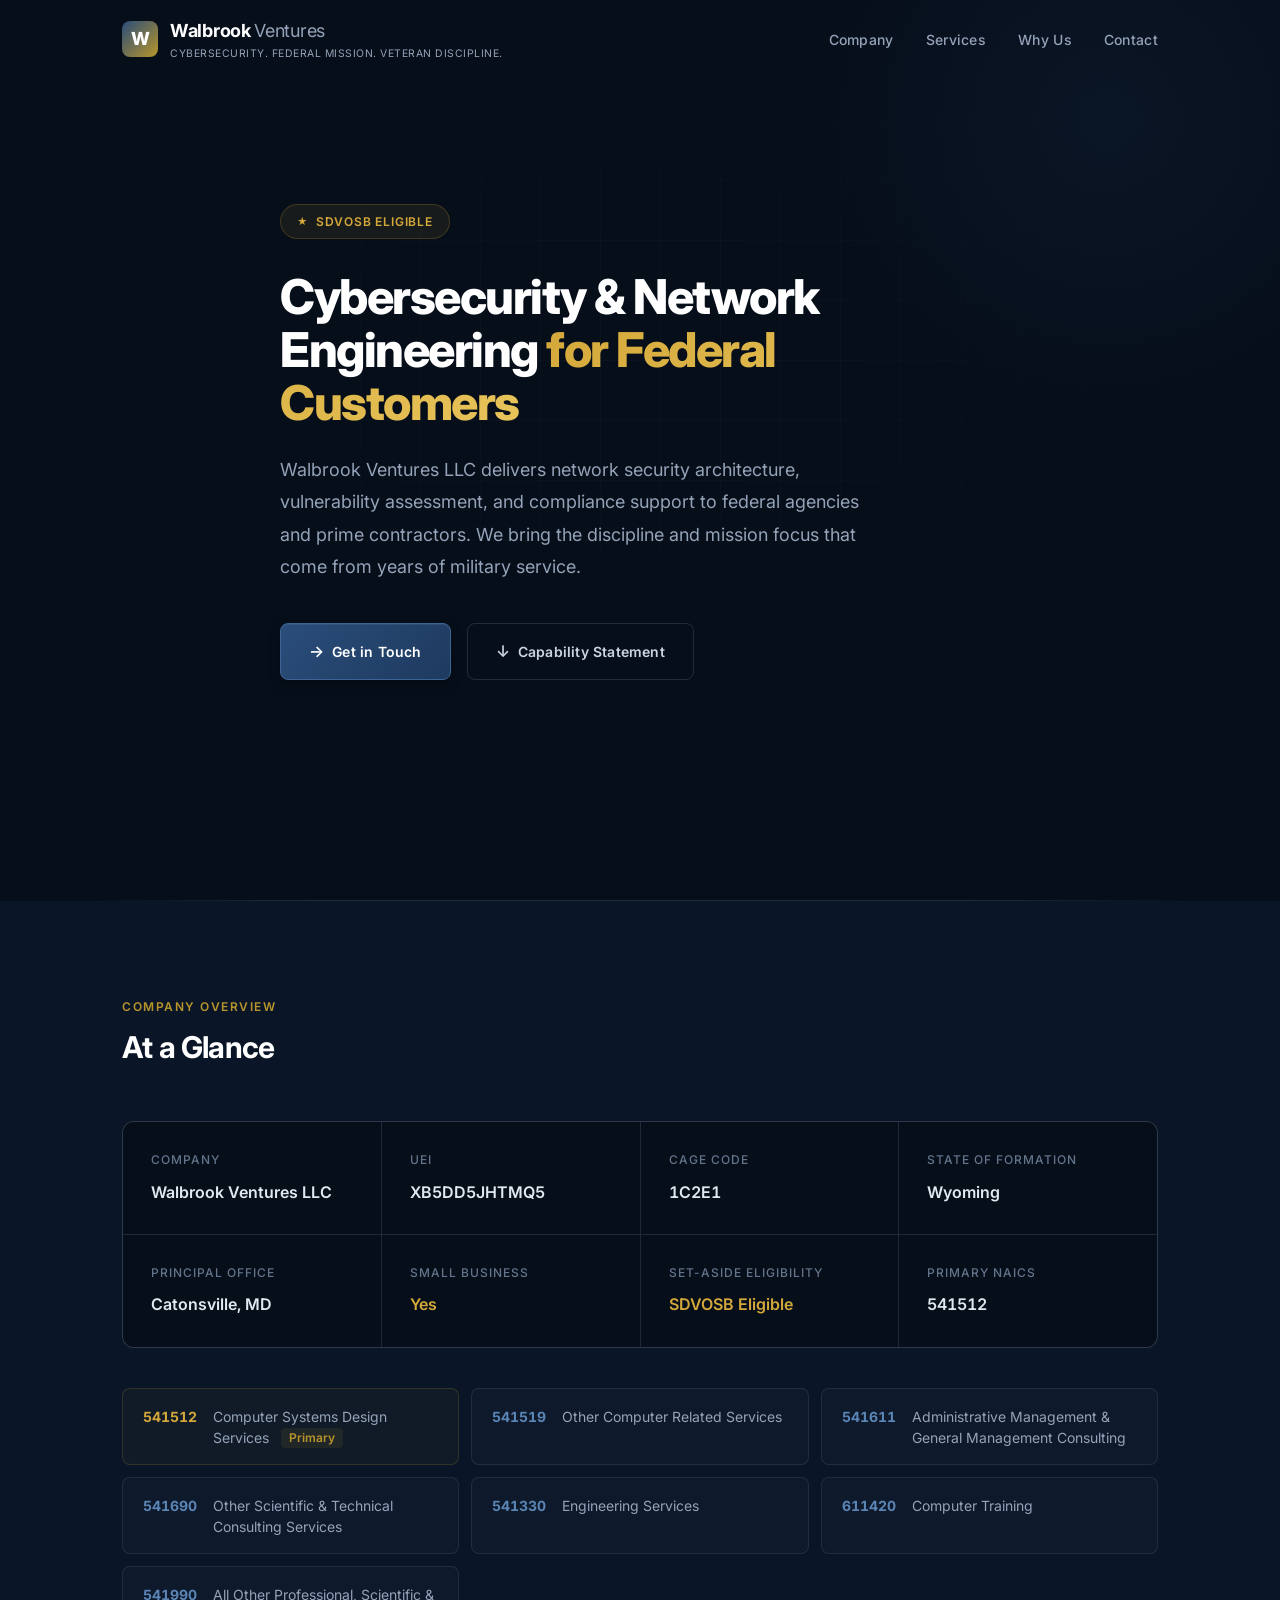
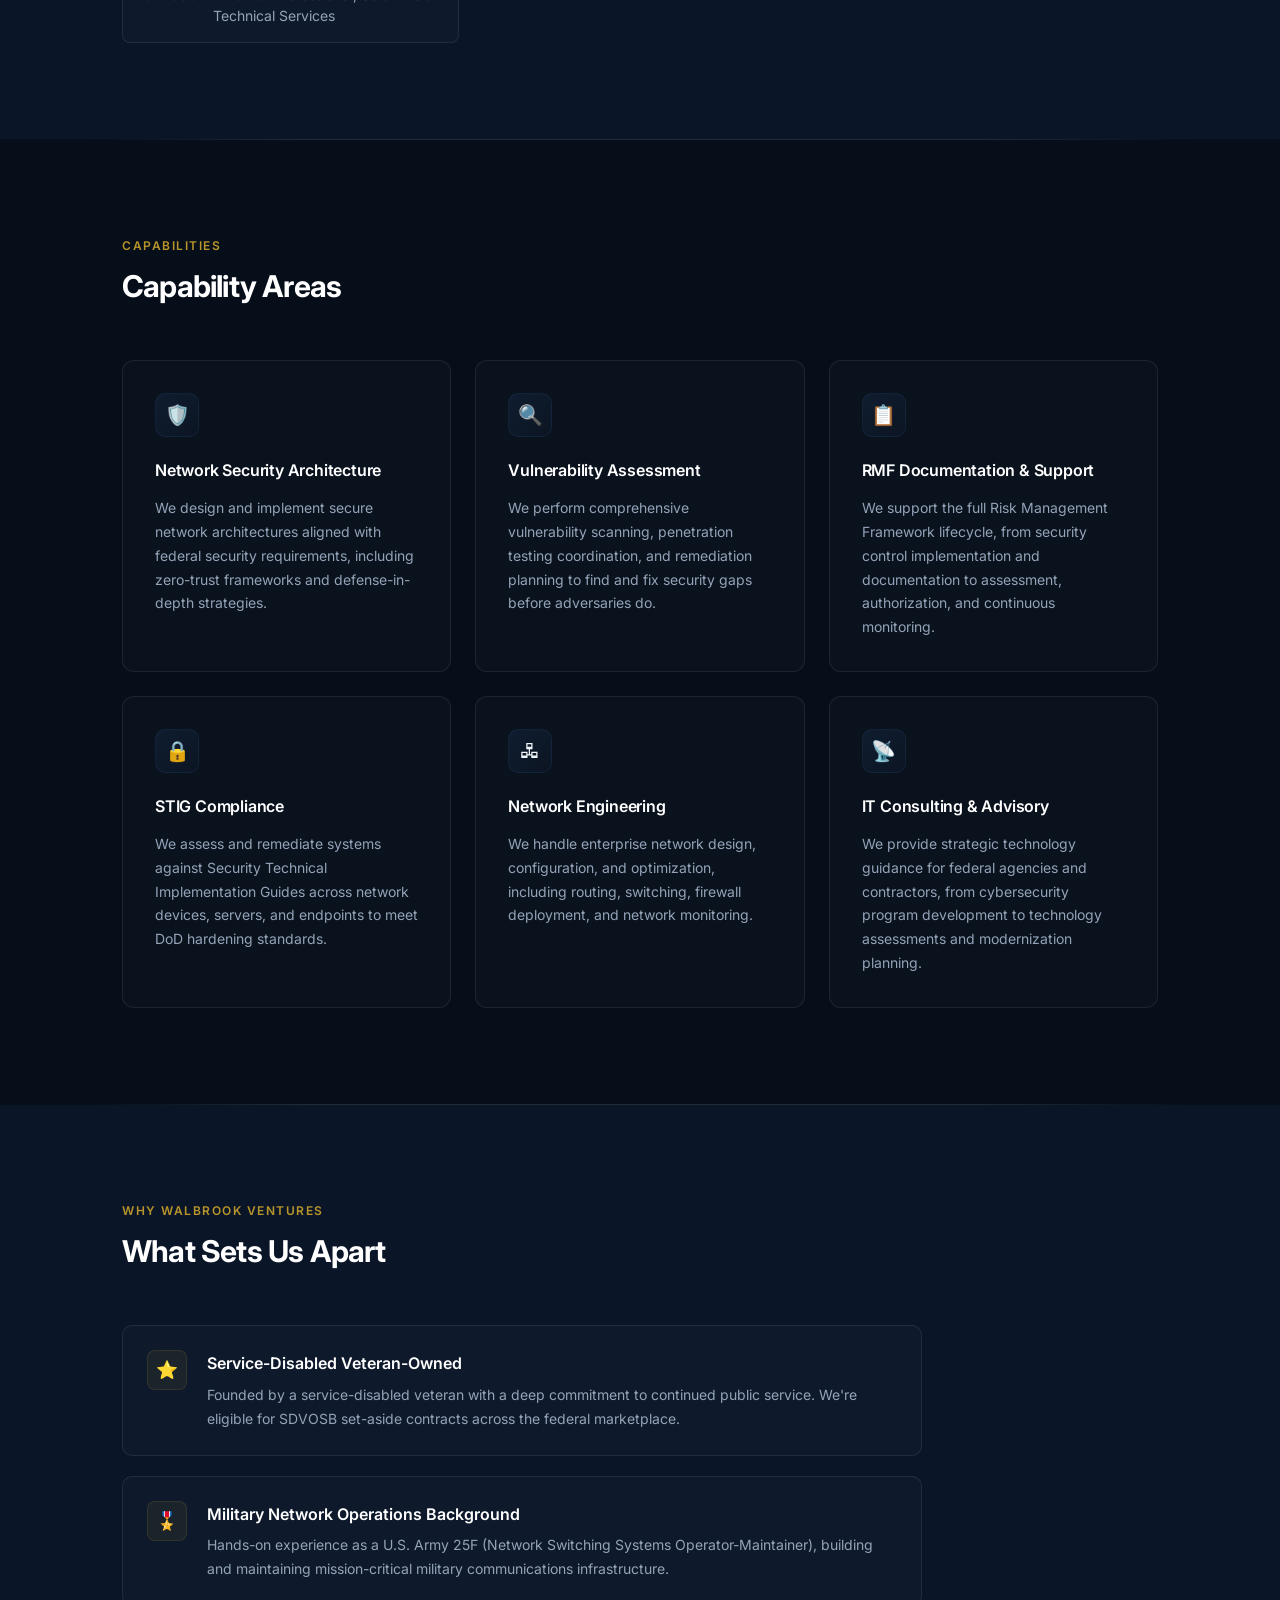
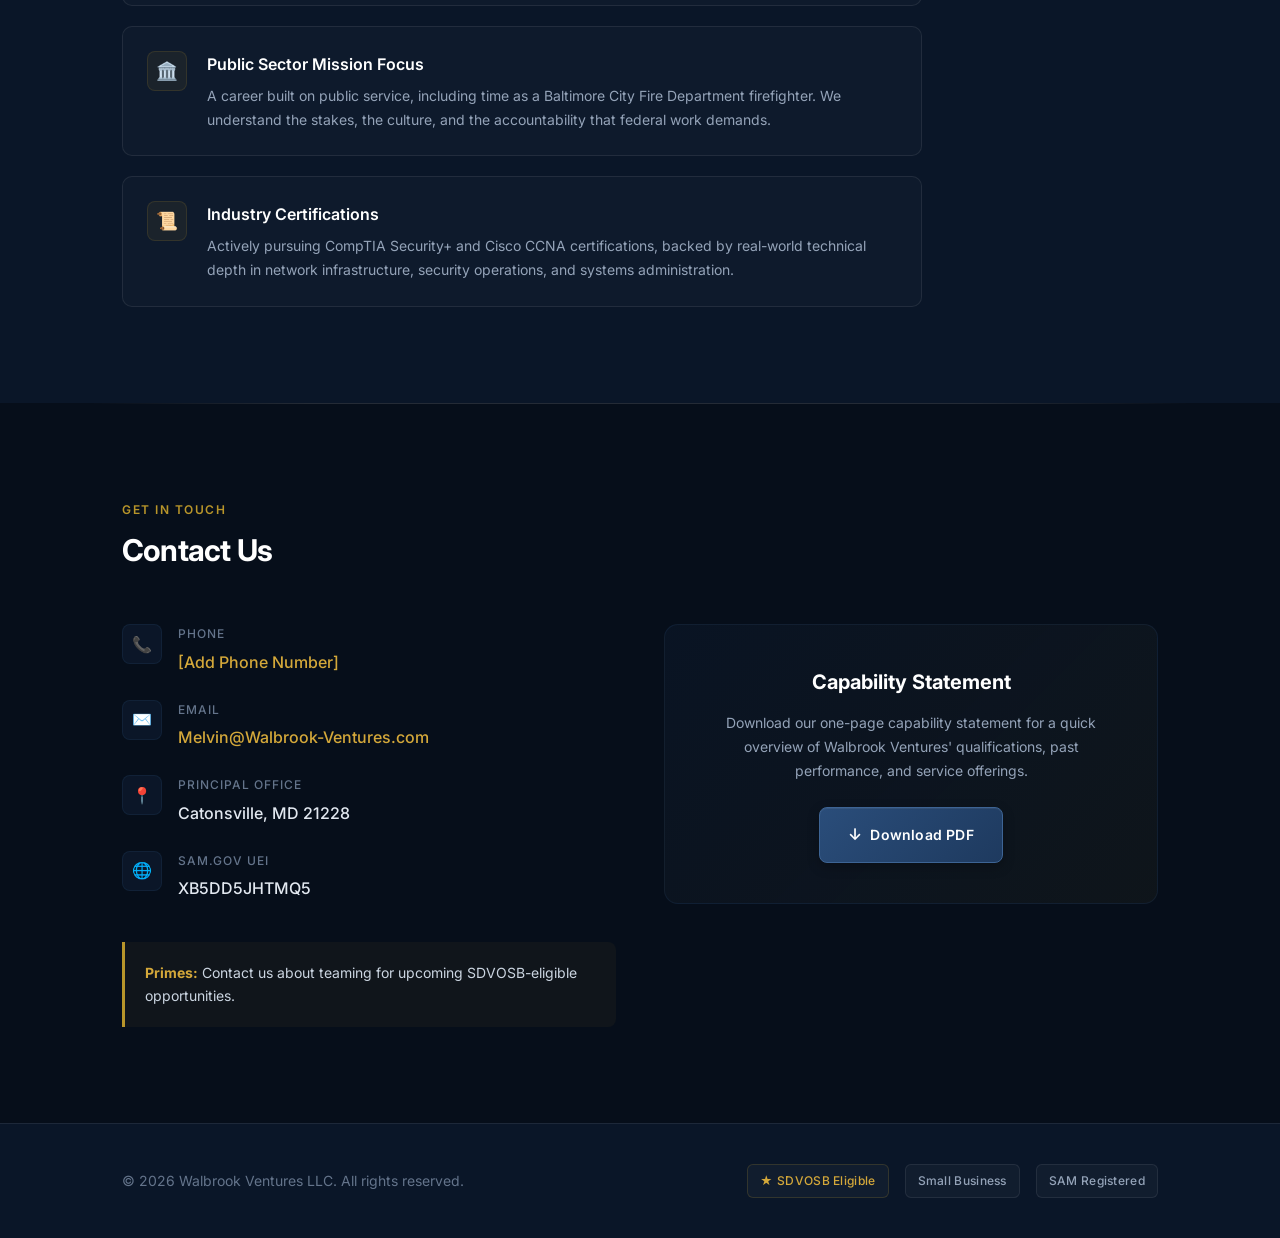
<file: index.html>
<!DOCTYPE html>
<html lang="en">
<head>
  <meta charset="UTF-8">
  <meta name="viewport" content="width=device-width, initial-scale=1.0">
  <meta name="description" content="Walbrook Ventures LLC is a Service-Disabled Veteran-Owned Small Business providing cybersecurity, network engineering, and IT consulting services for federal customers.">
  <meta name="keywords" content="SDVOSB, cybersecurity, federal contractor, network engineering, RMF, STIG, vulnerability assessment, IT consulting">
  <meta name="author" content="Walbrook Ventures LLC">
  <meta name="msvalidate.01" content="D3CD7D2C1AD8EEA34853CF8E39B3A06E" />
  <meta property="og:title" content="Walbrook Ventures LLC | Cybersecurity &amp; Network Engineering">
  <meta property="og:description" content="SDVOSB-eligible small business providing cybersecurity, network engineering, and IT consulting services for federal customers.">
  <meta property="og:type" content="website">
  <meta property="og:url" content="https://www.walbrook-ventures.com/">
  <meta property="og:image" content="https://www.walbrook-ventures.com/apple-touch-icon.png">
  <title>Walbrook Ventures LLC | Cybersecurity &amp; Network Engineering for Federal Customers</title>
  <link rel="stylesheet" href="style.css">
  <link rel="canonical" href="https://www.walbrook-ventures.com/">
  <!-- Favicon -->
  <link rel="icon" href="/favicon.ico" sizes="any">
  <link rel="apple-touch-icon" href="/apple-touch-icon.png">
</head>
<body>

  <!-- ============================================
       HEADER
       ============================================ -->
  <header class="site-header" id="site-header">
    <div class="header-inner">
      <a href="#" class="logo" aria-label="Walbrook Ventures LLC — Home">
        <div class="logo-mark">W</div>
        <div class="logo-group">
          <div class="logo-text">Walbrook <span>Ventures</span></div>
          <div class="logo-tagline">Cybersecurity. Federal Mission. Veteran Discipline.</div>
        </div>
      </a>

      <button class="mobile-menu-toggle" id="mobile-menu-toggle" aria-label="Toggle navigation">
        <span></span>
        <span></span>
        <span></span>
      </button>

      <nav>
        <ul id="nav-menu">
          <li><a href="#company">Company</a></li>
          <li><a href="#services">Services</a></li>
          <li><a href="#differentiators">Why Us</a></li>
          <li><a href="#contact">Contact</a></li>
        </ul>
      </nav>
    </div>
  </header>

  <!-- ============================================
       HERO
       ============================================ -->
  <section class="hero" id="hero">
    <div class="container">
      <div class="hero-content">
        <div class="hero-badge">SDVOSB Eligible</div>
        <h1>Cybersecurity &amp; Network Engineering <span class="accent">for Federal Customers</span></h1>
        <p class="hero-description">
          Walbrook Ventures LLC delivers network security architecture, vulnerability assessment, 
          and compliance support to federal agencies and prime contractors. We bring the discipline 
          and mission focus that come from years of military service.
        </p>
        <div class="hero-actions">
          <a href="#contact" class="btn btn-primary">
            <span class="btn-icon">→</span> Get in Touch
          </a>
          <a href="#capability-statement" class="btn btn-secondary">
            <span class="btn-icon">↓</span> Capability Statement
          </a>
        </div>
      </div>
    </div>
  </section>

  <div class="section-divider"></div>

  <!-- ============================================
       COMPANY INFO — AT-A-GLANCE
       ============================================ -->
  <section class="company-info" id="company">
    <div class="container">
      <div class="section-header animate-in">
        <div class="section-label">Company Overview</div>
        <h2 class="section-title">At a Glance</h2>
      </div>

      <div class="info-grid animate-in">
        <div class="info-item">
          <div class="info-label">Company</div>
          <div class="info-value">Walbrook Ventures LLC</div>
        </div>
        <div class="info-item">
          <div class="info-label">UEI</div>
          <div class="info-value">XB5DD5JHTMQ5</div>
        </div>
        <div class="info-item">
          <div class="info-label">CAGE Code</div>
          <div class="info-value">1C2E1</div>
        </div>
        <div class="info-item">
          <div class="info-label">State of Formation</div>
          <div class="info-value">Wyoming</div>
        </div>
        <div class="info-item">
          <div class="info-label">Principal Office</div>
          <div class="info-value">Catonsville, MD</div>
        </div>
        <div class="info-item">
          <div class="info-label">Small Business</div>
          <div class="info-value highlight">Yes</div>
        </div>
        <div class="info-item">
          <div class="info-label">Set-Aside Eligibility</div>
          <div class="info-value highlight">SDVOSB Eligible</div>
        </div>
        <div class="info-item">
          <div class="info-label">Primary NAICS</div>
          <div class="info-value">541512</div>
        </div>
      </div>

      <!-- NAICS Codes -->
      <div class="naics-grid animate-in">
        <div class="naics-item primary">
          <span class="naics-code">541512</span>
          <span class="naics-desc">Computer Systems Design Services <span class="naics-primary-badge">Primary</span></span>
        </div>
        <div class="naics-item">
          <span class="naics-code">541519</span>
          <span class="naics-desc">Other Computer Related Services</span>
        </div>
        <div class="naics-item">
          <span class="naics-code">541611</span>
          <span class="naics-desc">Administrative Management &amp; General Management Consulting</span>
        </div>
        <div class="naics-item">
          <span class="naics-code">541690</span>
          <span class="naics-desc">Other Scientific &amp; Technical Consulting Services</span>
        </div>
        <div class="naics-item">
          <span class="naics-code">541330</span>
          <span class="naics-desc">Engineering Services</span>
        </div>
        <div class="naics-item">
          <span class="naics-code">611420</span>
          <span class="naics-desc">Computer Training</span>
        </div>
        <div class="naics-item">
          <span class="naics-code">541990</span>
          <span class="naics-desc">All Other Professional, Scientific &amp; Technical Services</span>
        </div>
      </div>
    </div>
  </section>

  <div class="section-divider"></div>

  <!-- ============================================
       SERVICES / CAPABILITIES
       ============================================ -->
  <section class="services" id="services">
    <div class="container">
      <div class="section-header animate-in">
        <div class="section-label">Capabilities</div>
        <h2 class="section-title">Capability Areas</h2>
      </div>

      <div class="services-grid animate-in">
        <div class="service-card">
          <div class="service-icon">🛡️</div>
          <h3>Network Security Architecture</h3>
          <p>We design and implement secure network architectures aligned with federal security requirements, including zero-trust frameworks and defense-in-depth strategies.</p>
        </div>

        <div class="service-card">
          <div class="service-icon">🔍</div>
          <h3>Vulnerability Assessment</h3>
          <p>We perform comprehensive vulnerability scanning, penetration testing coordination, and remediation planning to find and fix security gaps before adversaries do.</p>
        </div>

        <div class="service-card">
          <div class="service-icon">📋</div>
          <h3>RMF Documentation &amp; Support</h3>
          <p>We support the full Risk Management Framework lifecycle, from security control implementation and documentation to assessment, authorization, and continuous monitoring.</p>
        </div>

        <div class="service-card">
          <div class="service-icon">🔒</div>
          <h3>STIG Compliance</h3>
          <p>We assess and remediate systems against Security Technical Implementation Guides across network devices, servers, and endpoints to meet DoD hardening standards.</p>
        </div>

        <div class="service-card">
          <div class="service-icon">🖧</div>
          <h3>Network Engineering</h3>
          <p>We handle enterprise network design, configuration, and optimization, including routing, switching, firewall deployment, and network monitoring.</p>
        </div>

        <div class="service-card">
          <div class="service-icon">📡</div>
          <h3>IT Consulting &amp; Advisory</h3>
          <p>We provide strategic technology guidance for federal agencies and contractors, from cybersecurity program development to technology assessments and modernization planning.</p>
        </div>
      </div>
    </div>
  </section>

  <div class="section-divider"></div>

  <!-- ============================================
       DIFFERENTIATORS
       ============================================ -->
  <section class="differentiators" id="differentiators">
    <div class="container">
      <div class="section-header animate-in">
        <div class="section-label">Why Walbrook Ventures</div>
        <h2 class="section-title">What Sets Us Apart</h2>
      </div>

      <div class="diff-list animate-in">
        <div class="diff-item">
          <div class="diff-icon">⭐</div>
          <div class="diff-content">
            <h3>Service-Disabled Veteran-Owned</h3>
            <p>Founded by a service-disabled veteran with a deep commitment to continued public service. We're eligible for SDVOSB set-aside contracts across the federal marketplace.</p>
          </div>
        </div>

        <div class="diff-item">
          <div class="diff-icon">🎖️</div>
          <div class="diff-content">
            <h3>Military Network Operations Background</h3>
            <p>Hands-on experience as a U.S. Army 25F (Network Switching Systems Operator-Maintainer), building and maintaining mission-critical military communications infrastructure.</p>
          </div>
        </div>

        <div class="diff-item">
          <div class="diff-icon">🏛️</div>
          <div class="diff-content">
            <h3>Public Sector Mission Focus</h3>
            <p>A career built on public service, including time as a Baltimore City Fire Department firefighter. We understand the stakes, the culture, and the accountability that federal work demands.</p>
          </div>
        </div>

        <div class="diff-item">
          <div class="diff-icon">📜</div>
          <div class="diff-content">
            <h3>Industry Certifications</h3>
            <p>Actively pursuing CompTIA Security+ and Cisco CCNA certifications, backed by real-world technical depth in network infrastructure, security operations, and systems administration.</p>
          </div>
        </div>
      </div>
    </div>
  </section>

  <div class="section-divider"></div>

  <!-- ============================================
       CONTACT
       ============================================ -->
  <section class="contact" id="contact">
    <div class="container">
      <div class="section-header animate-in">
        <div class="section-label">Get in Touch</div>
        <h2 class="section-title">Contact Us</h2>
      </div>

      <div class="contact-grid animate-in">
        <div class="contact-info">
          <div class="contact-item">
            <div class="contact-item-icon">📞</div>
            <div>
              <div class="contact-item-label">Phone</div>
              <div class="contact-item-value">
                <a href="tel:+10000000000">[Add Phone Number]</a>
              </div>
            </div>
          </div>

          <div class="contact-item">
            <div class="contact-item-icon">✉️</div>
            <div>
              <div class="contact-item-label">Email</div>
              <div class="contact-item-value">
                <a href="mailto:Melvin@Walbrook-Ventures.com">Melvin@Walbrook-Ventures.com</a>
              </div>
            </div>
          </div>

          <div class="contact-item">
            <div class="contact-item-icon">📍</div>
            <div>
              <div class="contact-item-label">Principal Office</div>
              <div class="contact-item-value">Catonsville, MD 21228</div>
            </div>
          </div>

          <div class="contact-item">
            <div class="contact-item-icon">🌐</div>
            <div>
              <div class="contact-item-label">SAM.gov UEI</div>
              <div class="contact-item-value">XB5DD5JHTMQ5</div>
            </div>
          </div>

          <div class="teaming-notice">
            <strong>Primes:</strong> Contact us about teaming for upcoming SDVOSB-eligible opportunities.
          </div>
        </div>

        <!-- Capability Statement CTA -->
        <div class="capstmt-cta" id="capability-statement">
          <h3>Capability Statement</h3>
          <p>Download our one-page capability statement for a quick overview of Walbrook Ventures' qualifications, past performance, and service offerings.</p>
          <a href="#" class="btn btn-primary" onclick="alert('Capability statement coming soon. Contact us directly for more information.'); return false;">
            <span class="btn-icon">↓</span> Download PDF
          </a>
        </div>
      </div>
    </div>
  </section>

  <!-- ============================================
       FOOTER
       ============================================ -->
  <footer class="site-footer">
    <div class="container">
      <div class="footer-inner">
        <div class="footer-copy">
          &copy; 2026 Walbrook Ventures LLC. All rights reserved.
        </div>
        <div class="footer-badges">
          <span class="footer-badge veteran">★ SDVOSB Eligible</span>
          <span class="footer-badge">Small Business</span>
          <span class="footer-badge">SAM Registered</span>
        </div>
      </div>
    </div>
  </footer>

  <!-- ============================================
       SCRIPTS
       ============================================ -->
  <script>
    // --- Header scroll effect ---
    const header = document.getElementById('site-header');
    window.addEventListener('scroll', () => {
      header.classList.toggle('scrolled', window.scrollY > 40);
    });

    // --- Mobile menu toggle ---
    const menuToggle = document.getElementById('mobile-menu-toggle');
    const navMenu = document.getElementById('nav-menu');
    menuToggle.addEventListener('click', () => {
      navMenu.classList.toggle('open');
    });

    // Close mobile menu when a link is clicked
    navMenu.querySelectorAll('a').forEach(link => {
      link.addEventListener('click', () => {
        navMenu.classList.remove('open');
      });
    });

    // --- Scroll-triggered animations ---
    const animateElements = document.querySelectorAll('.animate-in');

    const observer = new IntersectionObserver((entries) => {
      entries.forEach(entry => {
        if (entry.isIntersecting) {
          entry.target.classList.add('visible');
          observer.unobserve(entry.target);
        }
      });
    }, {
      threshold: 0.15,
      rootMargin: '0px 0px -40px 0px'
    });

    animateElements.forEach(el => observer.observe(el));

    // --- Smooth scroll for anchor links ---
    document.querySelectorAll('a[href^="#"]').forEach(anchor => {
      anchor.addEventListener('click', function (e) {
        const targetId = this.getAttribute('href');
        if (targetId === '#') return;
        const target = document.querySelector(targetId);
        if (target) {
          e.preventDefault();
          const headerHeight = header.offsetHeight;
          const targetPosition = target.getBoundingClientRect().top + window.scrollY - headerHeight - 20;
          window.scrollTo({ top: targetPosition, behavior: 'smooth' });
        }
      });
    });
  </script>

</body>
</html>
</file>
<file: style.css>
/* ============================================
   WALBROOK VENTURES LLC — Design System
   ============================================ */

/* --- Google Fonts --- */
@import url('https://fonts.googleapis.com/css2?family=Inter:wght@300;400;500;600;700;800&display=swap');

/* --- CSS Custom Properties --- */
:root {
  /* Core palette */
  --navy-950: #060e1a;
  --navy-900: #0a1628;
  --navy-800: #0f2240;
  --navy-700: #162f54;
  --navy-600: #1e3a5f;
  --navy-500: #2a4d7a;
  --navy-400: #3d6494;
  --navy-300: #5a85b5;

  /* Slate neutrals */
  --slate-900: #0f172a;
  --slate-800: #1e293b;
  --slate-700: #334155;
  --slate-600: #475569;
  --slate-500: #64748b;
  --slate-400: #94a3b8;
  --slate-300: #cbd5e1;
  --slate-200: #e2e8f0;
  --slate-100: #f1f5f9;
  --slate-50: #f8fafc;

  /* Accent — muted gold (veteran touch, tasteful) */
  --gold-500: #b8952a;
  --gold-400: #d4a83a;
  --gold-300: #e8c45a;

  /* Functional */
  --white: #ffffff;
  --text-primary: var(--slate-100);
  --text-secondary: var(--slate-400);
  --text-muted: var(--slate-500);
  --border-color: rgba(255, 255, 255, 0.08);
  --border-color-light: rgba(255, 255, 255, 0.12);

  /* Typography */
  --font-family: 'Inter', -apple-system, BlinkMacSystemFont, 'Segoe UI', sans-serif;
  --font-size-xs: 0.75rem;
  --font-size-sm: 0.875rem;
  --font-size-base: 1rem;
  --font-size-lg: 1.125rem;
  --font-size-xl: 1.25rem;
  --font-size-2xl: 1.5rem;
  --font-size-3xl: 1.875rem;
  --font-size-4xl: 2.25rem;
  --font-size-5xl: 3rem;

  /* Spacing */
  --section-padding: 6rem 0;
  --container-max: 1100px;
  --container-padding: 0 2rem;

  /* Transitions */
  --transition-fast: 150ms ease;
  --transition-base: 250ms ease;
  --transition-slow: 400ms ease;

  /* Shadows */
  --shadow-sm: 0 1px 2px rgba(0, 0, 0, 0.3);
  --shadow-md: 0 4px 12px rgba(0, 0, 0, 0.25);
  --shadow-lg: 0 8px 30px rgba(0, 0, 0, 0.3);
  --shadow-glow: 0 0 40px rgba(42, 77, 122, 0.15);
}

/* --- Reset & Base --- */
*,
*::before,
*::after {
  margin: 0;
  padding: 0;
  box-sizing: border-box;
}

html {
  scroll-behavior: smooth;
  -webkit-font-smoothing: antialiased;
  -moz-osx-font-smoothing: grayscale;
}

body {
  font-family: var(--font-family);
  font-size: var(--font-size-base);
  line-height: 1.7;
  color: var(--text-primary);
  background-color: var(--navy-950);
  overflow-x: hidden;
}

a {
  color: var(--gold-400);
  text-decoration: none;
  transition: color var(--transition-fast);
}

a:hover {
  color: var(--gold-300);
}

img {
  max-width: 100%;
  display: block;
}

/* --- Layout --- */
.container {
  max-width: var(--container-max);
  margin: 0 auto;
  padding: var(--container-padding);
}

section {
  padding: var(--section-padding);
  position: relative;
}

/* --- Section Dividers --- */
.section-divider {
  width: 100%;
  height: 1px;
  background: linear-gradient(
    90deg,
    transparent 0%,
    var(--border-color-light) 20%,
    var(--border-color-light) 80%,
    transparent 100%
  );
  margin: 0 auto;
  max-width: var(--container-max);
}

/* ============================================
   HEADER / NAVIGATION
   ============================================ */
.site-header {
  position: fixed;
  top: 0;
  left: 0;
  right: 0;
  z-index: 1000;
  padding: 1rem 0;
  transition: background var(--transition-base), box-shadow var(--transition-base);
}

.site-header.scrolled {
  background: rgba(6, 14, 26, 0.92);
  backdrop-filter: blur(16px);
  -webkit-backdrop-filter: blur(16px);
  box-shadow: 0 1px 0 var(--border-color);
}

.header-inner {
  display: flex;
  align-items: center;
  justify-content: space-between;
  max-width: var(--container-max);
  margin: 0 auto;
  padding: var(--container-padding);
}

.logo {
  display: flex;
  align-items: center;
  gap: 0.75rem;
}

.logo-mark {
  width: 36px;
  height: 36px;
  background: linear-gradient(135deg, var(--navy-500), var(--gold-500));
  border-radius: 8px;
  display: flex;
  align-items: center;
  justify-content: center;
  font-weight: 800;
  font-size: var(--font-size-lg);
  color: var(--white);
  letter-spacing: -0.5px;
}

.logo-text {
  font-size: var(--font-size-lg);
  font-weight: 700;
  color: var(--white);
  letter-spacing: -0.3px;
}

.logo-text span {
  color: var(--slate-400);
  font-weight: 400;
}

.logo-group {
  display: flex;
  flex-direction: column;
}

.logo-tagline {
  font-size: 0.65rem;
  color: var(--slate-400);
  letter-spacing: 0.5px;
  margin-top: -2px;
  text-transform: uppercase;
}

nav ul {
  list-style: none;
  display: flex;
  gap: 2rem;
  align-items: center;
}

nav a {
  color: var(--slate-400);
  font-size: var(--font-size-sm);
  font-weight: 500;
  letter-spacing: 0.3px;
  transition: color var(--transition-fast);
}

nav a:hover {
  color: var(--white);
}

/* Mobile menu toggle */
.mobile-menu-toggle {
  display: none;
  flex-direction: column;
  gap: 5px;
  background: none;
  border: none;
  cursor: pointer;
  padding: 4px;
}

.mobile-menu-toggle span {
  display: block;
  width: 24px;
  height: 2px;
  background: var(--slate-300);
  border-radius: 2px;
  transition: all var(--transition-fast);
}

/* ============================================
   HERO SECTION
   ============================================ */
.hero {
  min-height: 100vh;
  display: flex;
  align-items: center;
  padding-top: 5rem;
  position: relative;
  overflow: hidden;
}

/* Subtle background grid pattern */
.hero::before {
  content: '';
  position: absolute;
  inset: 0;
  background-image:
    linear-gradient(rgba(255, 255, 255, 0.02) 1px, transparent 1px),
    linear-gradient(90deg, rgba(255, 255, 255, 0.02) 1px, transparent 1px);
  background-size: 60px 60px;
  mask-image: radial-gradient(ellipse 70% 60% at 50% 40%, black 20%, transparent 70%);
  -webkit-mask-image: radial-gradient(ellipse 70% 60% at 50% 40%, black 20%, transparent 70%);
}

/* Ambient glow */
.hero::after {
  content: '';
  position: absolute;
  top: -20%;
  right: -10%;
  width: 600px;
  height: 600px;
  background: radial-gradient(circle, rgba(42, 77, 122, 0.12) 0%, transparent 70%);
  pointer-events: none;
}

.hero-content {
  position: relative;
  z-index: 1;
  max-width: 720px;
}

.hero-badge {
  display: inline-flex;
  align-items: center;
  gap: 0.5rem;
  padding: 0.4rem 1rem;
  background: rgba(184, 149, 42, 0.1);
  border: 1px solid rgba(184, 149, 42, 0.25);
  border-radius: 100px;
  font-size: var(--font-size-xs);
  font-weight: 600;
  color: var(--gold-400);
  letter-spacing: 0.8px;
  text-transform: uppercase;
  margin-bottom: 2rem;
}

.hero-badge::before {
  content: '★';
  font-size: 10px;
}

.hero h1 {
  font-size: var(--font-size-5xl);
  font-weight: 800;
  line-height: 1.1;
  letter-spacing: -1.5px;
  color: var(--white);
  margin-bottom: 1.5rem;
}

.hero h1 .accent {
  background: linear-gradient(135deg, var(--gold-400), var(--gold-300));
  -webkit-background-clip: text;
  -webkit-text-fill-color: transparent;
  background-clip: text;
}

.hero-description {
  font-size: var(--font-size-lg);
  color: var(--slate-400);
  line-height: 1.8;
  margin-bottom: 2.5rem;
  max-width: 580px;
}

.hero-actions {
  display: flex;
  gap: 1rem;
  flex-wrap: wrap;
}

/* --- Buttons --- */
.btn {
  display: inline-flex;
  align-items: center;
  gap: 0.5rem;
  padding: 0.85rem 1.75rem;
  font-family: var(--font-family);
  font-size: var(--font-size-sm);
  font-weight: 600;
  border-radius: 8px;
  cursor: pointer;
  transition: all var(--transition-base);
  border: none;
  letter-spacing: 0.2px;
}

.btn-primary {
  background: linear-gradient(135deg, var(--navy-500), var(--navy-600));
  color: var(--white);
  border: 1px solid var(--navy-400);
  box-shadow: var(--shadow-md), inset 0 1px 0 rgba(255, 255, 255, 0.06);
}

.btn-primary:hover {
  background: linear-gradient(135deg, var(--navy-400), var(--navy-500));
  transform: translateY(-1px);
  box-shadow: var(--shadow-lg), var(--shadow-glow);
  color: var(--white);
}

.btn-secondary {
  background: transparent;
  color: var(--slate-300);
  border: 1px solid var(--border-color-light);
}

.btn-secondary:hover {
  background: rgba(255, 255, 255, 0.04);
  border-color: var(--slate-500);
  color: var(--white);
  transform: translateY(-1px);
}

.btn-icon {
  font-size: var(--font-size-base);
}

/* ============================================
   AT-A-GLANCE / COMPANY INFO
   ============================================ */
.company-info {
  background: var(--navy-900);
}

.section-header {
  margin-bottom: 3.5rem;
}

.section-label {
  font-size: var(--font-size-xs);
  font-weight: 600;
  letter-spacing: 1.5px;
  text-transform: uppercase;
  color: var(--gold-500);
  margin-bottom: 0.75rem;
}

.section-title {
  font-size: var(--font-size-3xl);
  font-weight: 700;
  color: var(--white);
  letter-spacing: -0.8px;
  line-height: 1.2;
}

.info-grid {
  display: grid;
  grid-template-columns: repeat(auto-fit, minmax(220px, 1fr));
  gap: 1px;
  background: var(--border-color);
  border-radius: 12px;
  overflow: hidden;
  border: 1px solid var(--border-color);
}

.info-item {
  padding: 1.75rem;
  background: var(--navy-950);
  transition: background var(--transition-fast);
}

.info-item:hover {
  background: rgba(15, 34, 64, 0.6);
}

.info-label {
  font-size: var(--font-size-xs);
  font-weight: 500;
  text-transform: uppercase;
  letter-spacing: 1px;
  color: var(--slate-500);
  margin-bottom: 0.5rem;
}

.info-value {
  font-size: var(--font-size-base);
  font-weight: 600;
  color: var(--slate-200);
  font-variant-numeric: tabular-nums;
}

.info-value.highlight {
  color: var(--gold-400);
}

/* ============================================
   NAICS CODES
   ============================================ */
.naics-grid {
  display: grid;
  grid-template-columns: repeat(auto-fit, minmax(300px, 1fr));
  gap: 0.75rem;
  margin-top: 2.5rem;
}

.naics-item {
  display: flex;
  align-items: baseline;
  gap: 1rem;
  padding: 1rem 1.25rem;
  background: rgba(255, 255, 255, 0.02);
  border: 1px solid var(--border-color);
  border-radius: 8px;
  transition: all var(--transition-fast);
}

.naics-item:hover {
  background: rgba(255, 255, 255, 0.04);
  border-color: var(--border-color-light);
}

.naics-item.primary {
  border-color: rgba(184, 149, 42, 0.2);
  background: rgba(184, 149, 42, 0.04);
}

.naics-code {
  font-size: var(--font-size-sm);
  font-weight: 700;
  color: var(--navy-300);
  font-variant-numeric: tabular-nums;
  white-space: nowrap;
}

.naics-item.primary .naics-code {
  color: var(--gold-400);
}

.naics-desc {
  font-size: var(--font-size-sm);
  color: var(--slate-400);
  line-height: 1.5;
}

.naics-primary-badge {
  font-size: var(--font-size-xs);
  font-weight: 600;
  color: var(--gold-500);
  background: rgba(184, 149, 42, 0.1);
  padding: 0.15rem 0.5rem;
  border-radius: 4px;
  margin-left: 0.5rem;
  white-space: nowrap;
}

/* ============================================
   SERVICES / CAPABILITIES
   ============================================ */
.services {
  background: var(--navy-950);
}

.services-grid {
  display: grid;
  grid-template-columns: repeat(auto-fit, minmax(300px, 1fr));
  gap: 1.5rem;
}

.service-card {
  padding: 2rem;
  background: rgba(255, 255, 255, 0.02);
  border: 1px solid var(--border-color);
  border-radius: 12px;
  transition: all var(--transition-base);
  position: relative;
}

.service-card:hover {
  background: rgba(255, 255, 255, 0.04);
  border-color: var(--border-color-light);
  transform: translateY(-2px);
  box-shadow: var(--shadow-lg);
}

.service-icon {
  width: 44px;
  height: 44px;
  display: flex;
  align-items: center;
  justify-content: center;
  background: linear-gradient(135deg, rgba(42, 77, 122, 0.2), rgba(42, 77, 122, 0.05));
  border: 1px solid rgba(42, 77, 122, 0.2);
  border-radius: 10px;
  margin-bottom: 1.25rem;
  font-size: 1.25rem;
}

.service-card h3 {
  font-size: var(--font-size-base);
  font-weight: 600;
  color: var(--white);
  margin-bottom: 0.75rem;
  letter-spacing: -0.2px;
}

.service-card p {
  font-size: var(--font-size-sm);
  color: var(--slate-400);
  line-height: 1.7;
}

/* ============================================
   DIFFERENTIATORS
   ============================================ */
.differentiators {
  background: var(--navy-900);
}

.diff-list {
  display: grid;
  gap: 1.25rem;
  max-width: 800px;
}

.diff-item {
  display: flex;
  gap: 1.25rem;
  padding: 1.5rem;
  background: rgba(255, 255, 255, 0.02);
  border: 1px solid var(--border-color);
  border-radius: 10px;
  transition: all var(--transition-fast);
}

.diff-item:hover {
  background: rgba(255, 255, 255, 0.04);
  border-color: var(--border-color-light);
}

.diff-icon {
  flex-shrink: 0;
  width: 40px;
  height: 40px;
  display: flex;
  align-items: center;
  justify-content: center;
  background: rgba(184, 149, 42, 0.08);
  border: 1px solid rgba(184, 149, 42, 0.15);
  border-radius: 8px;
  font-size: 1.1rem;
}

.diff-content h3 {
  font-size: var(--font-size-base);
  font-weight: 600;
  color: var(--white);
  margin-bottom: 0.35rem;
}

.diff-content p {
  font-size: var(--font-size-sm);
  color: var(--slate-400);
  line-height: 1.7;
}

/* ============================================
   CONTACT SECTION
   ============================================ */
.contact {
  background: var(--navy-950);
}

.contact-grid {
  display: grid;
  grid-template-columns: 1fr 1fr;
  gap: 3rem;
  align-items: start;
}

.contact-info {
  display: grid;
  gap: 1.5rem;
}

.contact-item {
  display: flex;
  gap: 1rem;
  align-items: flex-start;
}

.contact-item-icon {
  flex-shrink: 0;
  width: 40px;
  height: 40px;
  display: flex;
  align-items: center;
  justify-content: center;
  background: rgba(42, 77, 122, 0.15);
  border: 1px solid rgba(42, 77, 122, 0.2);
  border-radius: 8px;
  font-size: 1rem;
}

.contact-item-label {
  font-size: var(--font-size-xs);
  font-weight: 500;
  text-transform: uppercase;
  letter-spacing: 1px;
  color: var(--slate-500);
  margin-bottom: 0.25rem;
}

.contact-item-value {
  font-size: var(--font-size-base);
  color: var(--slate-200);
  font-weight: 500;
}

.teaming-notice {
  margin-top: 1rem;
  padding: 1.25rem;
  background: rgba(184, 149, 42, 0.05);
  border-left: 3px solid var(--gold-500);
  border-radius: 0 8px 8px 0;
  font-size: var(--font-size-sm);
  color: var(--slate-300);
  line-height: 1.6;
}

.teaming-notice strong {
  color: var(--gold-400);
}

/* Capability Statement CTA */
.capstmt-cta {
  padding: 2.5rem;
  background: linear-gradient(135deg, rgba(42, 77, 122, 0.1), rgba(184, 149, 42, 0.05));
  border: 1px solid rgba(42, 77, 122, 0.2);
  border-radius: 14px;
  text-align: center;
}

.capstmt-cta h3 {
  font-size: var(--font-size-xl);
  font-weight: 700;
  color: var(--white);
  margin-bottom: 0.75rem;
}

.capstmt-cta p {
  font-size: var(--font-size-sm);
  color: var(--slate-400);
  margin-bottom: 1.5rem;
  line-height: 1.7;
}

/* ============================================
   FOOTER
   ============================================ */
.site-footer {
  padding: 2.5rem 0;
  background: var(--navy-900);
  border-top: 1px solid var(--border-color);
}

.footer-inner {
  display: flex;
  justify-content: space-between;
  align-items: center;
  flex-wrap: wrap;
  gap: 1rem;
}

.footer-copy {
  font-size: var(--font-size-sm);
  color: var(--slate-500);
}

.footer-badges {
  display: flex;
  gap: 1rem;
  align-items: center;
}

.footer-badge {
  display: inline-flex;
  align-items: center;
  gap: 0.4rem;
  padding: 0.35rem 0.75rem;
  background: rgba(255, 255, 255, 0.03);
  border: 1px solid var(--border-color);
  border-radius: 6px;
  font-size: var(--font-size-xs);
  font-weight: 500;
  color: var(--slate-400);
  letter-spacing: 0.3px;
}

.footer-badge.veteran {
  border-color: rgba(184, 149, 42, 0.2);
  color: var(--gold-400);
}

/* ============================================
   ANIMATIONS
   ============================================ */
@keyframes fadeInUp {
  from {
    opacity: 0;
    transform: translateY(20px);
  }
  to {
    opacity: 1;
    transform: translateY(0);
  }
}

.animate-in {
  opacity: 0;
  transform: translateY(20px);
  transition: opacity 0.6s ease, transform 0.6s ease;
}

.animate-in.visible {
  opacity: 1;
  transform: translateY(0);
}

/* Staggered children */
.animate-in.visible .service-card:nth-child(1),
.animate-in.visible .diff-item:nth-child(1) { transition-delay: 0ms; }
.animate-in.visible .service-card:nth-child(2),
.animate-in.visible .diff-item:nth-child(2) { transition-delay: 80ms; }
.animate-in.visible .service-card:nth-child(3),
.animate-in.visible .diff-item:nth-child(3) { transition-delay: 160ms; }
.animate-in.visible .service-card:nth-child(4),
.animate-in.visible .diff-item:nth-child(4) { transition-delay: 240ms; }
.animate-in.visible .service-card:nth-child(5) { transition-delay: 320ms; }
.animate-in.visible .service-card:nth-child(6) { transition-delay: 400ms; }

/* ============================================
   RESPONSIVE
   ============================================ */
@media (max-width: 768px) {
  :root {
    --section-padding: 4rem 0;
    --container-padding: 0 1.25rem;
  }

  .hero {
    min-height: auto;
    padding-top: 8rem;
    padding-bottom: 4rem;
  }

  .hero h1 {
    font-size: var(--font-size-3xl);
  }

  .hero-description {
    font-size: var(--font-size-base);
  }

  .section-title {
    font-size: var(--font-size-2xl);
  }

  nav ul {
    display: none;
    position: absolute;
    top: 100%;
    left: 0;
    right: 0;
    flex-direction: column;
    background: rgba(6, 14, 26, 0.97);
    backdrop-filter: blur(16px);
    padding: 1.5rem 2rem;
    gap: 1rem;
    border-bottom: 1px solid var(--border-color);
  }

  nav ul.open {
    display: flex;
  }

  .mobile-menu-toggle {
    display: flex;
  }

  .logo-tagline {
    display: none;
  }

  .info-grid {
    grid-template-columns: repeat(2, 1fr);
  }

  .naics-grid {
    grid-template-columns: 1fr;
  }

  .services-grid {
    grid-template-columns: 1fr;
  }

  .contact-grid {
    grid-template-columns: 1fr;
  }

  .footer-inner {
    flex-direction: column;
    text-align: center;
  }
}

@media (max-width: 480px) {
  .info-grid {
    grid-template-columns: 1fr;
  }

  .hero-actions {
    flex-direction: column;
  }

  .hero-actions .btn {
    width: 100%;
    justify-content: center;
  }
}
</file>
